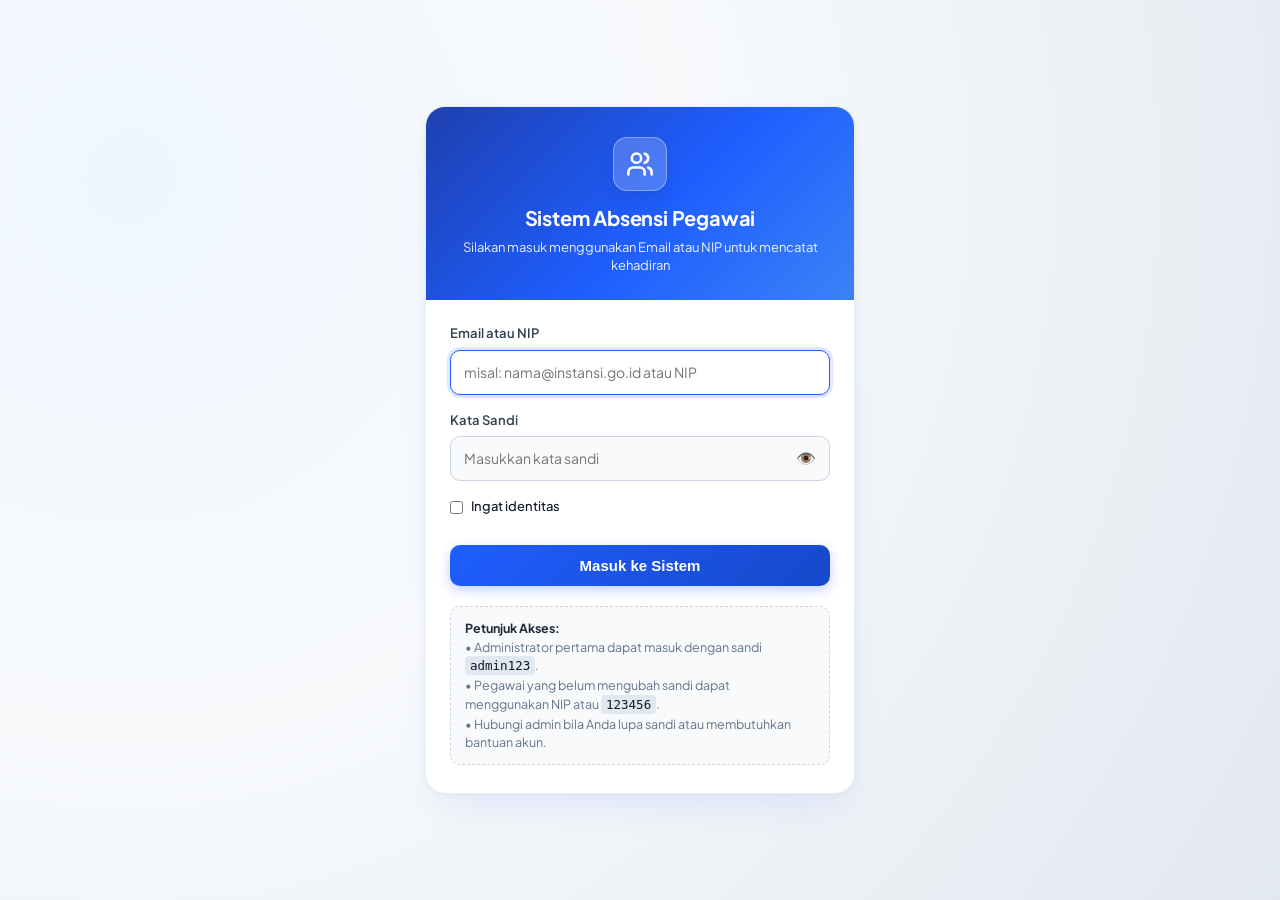
<file: Index.html>
<!DOCTYPE html>
<html lang="id">
<head>
  <meta charset="utf-8">
  <meta name="viewport" content="width=device-width, initial-scale=1">
  <title>Sistem Absensi Pegawai</title>
  <link rel="stylesheet" href="style.css">
</head>
<body>
  <div id="app"><div class="splash">Memuat aplikasi…</div></div>
  <div id="toast" role="status" aria-live="polite"></div>
  <script src="app.js"></script>
</body>
</html>
</file>
<file: style.css>
@import url('https://fonts.googleapis.com/css2?family=Plus+Jakarta+Sans:wght@400;500;600;700&display=swap');

:root {
  --bg: #f4f6fb;
  --card: #ffffff;
  --ink: #111827;
  --mut: #64748b;
  --line: #e2e8f0;
  --pri: #1f5eff;
  --pri-d: #1648c9;
  --pri-l: #eff4ff;
  --ok: #0d9488;
  --ok-l: #f0fdf4;
  --warn: #d97706;
  --warn-l: #fffbeb;
  --err: #dc2626;
  --err-l: #fef2f2;
  --r: 14px;
}

* { box-sizing: border-box; }
body {
  margin: 0;
  font: 14.5px/1.5 'Plus Jakarta Sans', system-ui, -apple-system, BlinkMacSystemFont, "Segoe UI", Roboto, sans-serif;
  background: var(--bg);
  color: var(--ink);
  -webkit-font-smoothing: antialiased;
}

.splash { padding: 90px 16px; text-align: center; color: var(--mut); font-weight: 500; }

/* ---------- HEADER & NAV ---------- */
header.top {
  background: var(--card);
  border-bottom: 1px solid var(--line);
  padding: 12px 20px;
  display: flex;
  justify-content: space-between;
  align-items: center;
  gap: 12px;
  position: sticky;
  top: 0;
  z-index: 10;
  box-shadow: 0 1px 3px rgba(0,0,0,0.03);
}
header.top b { font-size: 16px; font-weight: 700; color: #0f172a; }
header.top small { color: var(--mut); font-size: 12.5px; margin-top: 1px; display: block; }
.header-actions { display: flex; align-items: center; gap: 8px; }

nav {
  display: flex;
  gap: 6px;
  overflow-x: auto;
  background: var(--card);
  border-bottom: 1px solid var(--line);
  padding: 8px 16px;
  position: sticky;
  top: 61px;
  z-index: 9;
}
nav button {
  border: 0;
  background: transparent;
  padding: 7px 14px;
  border-radius: 8px;
  cursor: pointer;
  white-space: nowrap;
  color: var(--mut);
  font: inherit;
  font-weight: 500;
  font-size: 13.5px;
  transition: all 0.15s ease;
}
nav button:hover { background: #f1f5f9; color: var(--ink); }
nav button.on { background: #e8eefc; color: var(--pri-d); font-weight: 600; }

main { max-width: 1100px; margin: 0 auto; padding: 20px 16px; }

/* ---------- CARD & GRID ---------- */
.card {
  background: var(--card);
  border: 1px solid var(--line);
  border-radius: var(--r);
  padding: 20px;
  margin-bottom: 16px;
  box-shadow: 0 1px 3px rgba(0,0,0,0.02);
}
.card h3 { margin: 0 0 12px; font-size: 16px; font-weight: 700; color: #0f172a; }
.grid { display: grid; gap: 14px; grid-template-columns: repeat(auto-fit, minmax(160px, 1fr)); }
.stat {
  background: var(--card);
  border: 1px solid var(--line);
  border-radius: var(--r);
  padding: 14px 16px;
}
.stat b { display: block; font-size: 26px; font-weight: 700; color: #0f172a; }
.stat span { color: var(--mut); font-size: 13px; font-weight: 500; }

/* ---------- BUTTONS ---------- */
.btn {
  background: var(--pri);
  color: #fff;
  border: 0;
  border-radius: 10px;
  padding: 9px 16px;
  font: inherit;
  font-weight: 600;
  cursor: pointer;
  display: inline-flex;
  align-items: center;
  justify-content: center;
  gap: 6px;
  transition: all 0.15s ease;
  box-shadow: 0 1px 2px rgba(0,0,0,0.05);
}
.btn:hover { background: var(--pri-d); transform: translateY(-0.5px); }
.btn:active { transform: translateY(0); }
.btn:disabled { opacity: 0.55; cursor: not-allowed; transform: none; box-shadow: none; }
.btn.ghost { background: #f1f5f9; color: #334155; box-shadow: none; }
.btn.ghost:hover { background: #e2e8f0; color: #0f172a; }
.btn.ok { background: var(--ok); }
.btn.ok:hover { background: #0f766e; }
.btn.err { background: var(--err); }
.btn.err:hover { background: #b91c1c; }
.btn.sm { padding: 5px 11px; font-size: 13px; border-radius: 8px; font-weight: 500; }

/* ---------- FORMS ---------- */
.row { display: flex; gap: 10px; flex-wrap: wrap; align-items: flex-end; }
.row.end { justify-content: flex-end; margin-top: 14px; }
label { display: block; font-size: 13px; font-weight: 600; color: #475569; margin-bottom: 8px; }
label.chk { display: flex; gap: 8px; align-items: center; color: var(--ink); cursor: pointer; font-weight: 500; }
input, select, textarea {
  width: 100%;
  padding: 9px 12px;
  border: 1px solid var(--line);
  border-radius: 9px;
  font: inherit;
  background: #fff;
  color: var(--ink);
  margin-top: 4px;
  transition: border-color 0.15s, box-shadow 0.15s;
}
input:focus, select:focus, textarea:focus {
  outline: none;
  border-color: var(--pri);
  box-shadow: 0 0 0 3px rgba(31, 94, 255, 0.12);
}
input[type=checkbox] { width: auto; margin: 0; }
.row > label { flex: 1 1 150px; margin-bottom: 0; }

/* ---------- TABLES ---------- */
.tw { overflow-x: auto; border-radius: 10px; border: 1px solid var(--line); }
table { width: 100%; border-collapse: collapse; font-size: 13.5px; }
th, td { text-align: left; padding: 10px 12px; border-bottom: 1px solid var(--line); white-space: nowrap; }
th { background: #f8fafc; color: #475569; font-weight: 600; font-size: 13px; }
tr:last-child td { border-bottom: none; }
tr:hover td { background: #f8fafc; }

.muted { color: var(--mut); }
.pill { display: inline-block; padding: 3px 9px; border-radius: 99px; font-size: 12px; font-weight: 600; background: #eef1f8; }
.pill.ok { background: #dcfce7; color: #15803d; }
.pill.warn { background: #fef3c7; color: #b45309; }
.pill.err { background: #fee2e2; color: #b91c1c; }
.big { font-size: 30px; font-weight: 700; letter-spacing: -0.02em; }

.loc { padding: 12px 14px; border-radius: 10px; background: #f1f5f9; margin: 12px 0; font-size: 13.5px; }
.loc.ok { background: #ecfdf5; border: 1px solid #a7f3d0; }
.loc.bad { background: #fef2f2; border: 1px solid #fecaca; }

.pager { display: flex; gap: 8px; align-items: center; justify-content: flex-end; margin-top: 14px; }
.bars { display: flex; align-items: flex-end; gap: 4px; height: 90px; }
.bars div { flex: 1; background: var(--pri); border-radius: 4px 4px 0 0; min-height: 2px; position: relative; }
.bars small { position: absolute; bottom: -18px; left: 0; right: 0; text-align: center; font-size: 10px; color: var(--mut); }

/* ---------- MODAL ---------- */
.modal {
  position: fixed;
  inset: 0;
  background: rgba(15, 23, 42, 0.55);
  backdrop-filter: blur(2px);
  display: flex;
  align-items: center;
  justify-content: center;
  padding: 16px;
  z-index: 50;
  animation: fadeIn 0.15s ease-out;
}
.mbox {
  background: #fff;
  border-radius: 16px;
  padding: 22px;
  width: 100%;
  max-width: 560px;
  max-height: 92vh;
  overflow: auto;
  box-shadow: 0 20px 25px -5px rgba(0, 0, 0, 0.15), 0 8px 10px -6px rgba(0, 0, 0, 0.1);
}
.mbox h3 { margin: 0 0 14px; font-size: 17px; font-weight: 700; }

/* ---------- TOAST ---------- */
#toast { position: fixed; left: 50%; bottom: 24px; transform: translateX(-50%); z-index: 60; display: flex; flex-direction: column; gap: 8px; align-items: center; }
#toast div { background: #1e293b; color: #fff; padding: 10px 18px; border-radius: 10px; max-width: 90vw; font-weight: 500; font-size: 14px; box-shadow: 0 10px 15px -3px rgba(0,0,0,0.2); animation: toastIn 0.2s ease-out; }
#toast div.err { background: #dc2626; }
#toast div.ok { background: #059669; }

.err-screen { max-width: 480px; margin: 70px auto; padding: 0 16px; text-align: center; }

/* ---------- HALAMAN LOGIN ---------- */
.login-wrap {
  min-height: 100vh;
  display: flex;
  align-items: center;
  justify-content: center;
  padding: 24px 16px;
  background: radial-gradient(circle at 10% 20%, #eff6ff 0%, #f8fafc 40%, #e2e8f0 100%);
}
.login-card {
  width: 100%;
  max-width: 430px;
  background: #ffffff;
  border-radius: 20px;
  box-shadow: 0 20px 40px -15px rgba(31, 94, 255, 0.12), 0 0 10px rgba(0,0,0,0.03);
  border: 1px solid rgba(226, 232, 240, 0.8);
  overflow: hidden;
  animation: fadeIn 0.25s ease-out;
}
.login-header {
  background: linear-gradient(135deg, #1e40af 0%, #1f5eff 55%, #3b82f6 100%);
  color: #ffffff;
  padding: 30px 24px 26px;
  text-align: center;
  position: relative;
}
.login-badge {
  width: 54px;
  height: 54px;
  margin: 0 auto 12px;
  background: rgba(255, 255, 255, 0.2);
  backdrop-filter: blur(6px);
  border: 1px solid rgba(255, 255, 255, 0.35);
  border-radius: 14px;
  display: flex;
  align-items: center;
  justify-content: center;
  box-shadow: 0 8px 16px rgba(0,0,0,0.08);
}
.login-title {
  margin: 0 0 5px;
  font-size: 20px;
  font-weight: 700;
  letter-spacing: -0.01em;
}
.login-desc {
  margin: 0;
  font-size: 13px;
  color: rgba(255, 255, 255, 0.9);
  line-height: 1.4;
}
.login-body {
  padding: 24px 24px 28px;
}
.login-err {
  background: #fef2f2;
  border: 1px solid #fecaca;
  color: #b91c1c;
  padding: 10px 14px;
  border-radius: 10px;
  font-size: 13.5px;
  margin-bottom: 18px;
  display: none;
  align-items: center;
  gap: 8px;
  animation: shake 0.25s ease-in-out;
}
.field-box {
  margin-bottom: 16px;
}
.field-box label {
  display: block;
  font-size: 13px;
  font-weight: 600;
  color: #334155;
  margin-bottom: 6px;
}
.input-wrap {
  position: relative;
  display: flex;
  align-items: center;
}
.input-wrap input {
  margin-top: 0;
  padding: 11px 40px 11px 13px;
  border: 1.5px solid #cbd5e1;
  border-radius: 10px;
  font-size: 14px;
  background: #f8fafc;
  transition: all 0.2s;
}
.input-wrap input:focus {
  background: #fff;
  border-color: var(--pri);
  box-shadow: 0 0 0 3px rgba(31, 94, 255, 0.15);
}
.pwd-toggle {
  position: absolute;
  right: 6px;
  top: 50%;
  transform: translateY(-50%);
  background: transparent;
  border: none;
  color: #64748b;
  cursor: pointer;
  padding: 6px 8px;
  font-size: 16px;
  line-height: 1;
  border-radius: 6px;
}
.pwd-toggle:hover { color: #0f172a; }
.login-meta {
  display: flex;
  justify-content: space-between;
  align-items: center;
  margin: 12px 0 20px;
  font-size: 13px;
}
.login-btn {
  width: 100%;
  padding: 12px 16px;
  background: linear-gradient(135deg, #1f5eff, #1648c9);
  color: #fff;
  border: none;
  border-radius: 10px;
  font-size: 15px;
  font-weight: 700;
  cursor: pointer;
  box-shadow: 0 4px 12px rgba(31, 94, 255, 0.28);
  transition: all 0.2s;
}
.login-btn:hover:not(:disabled) {
  box-shadow: 0 6px 18px rgba(31, 94, 255, 0.38);
  transform: translateY(-1px);
}
.login-btn:disabled {
  opacity: 0.65;
  cursor: not-allowed;
  transform: none;
}
.login-info {
  margin-top: 20px;
  padding: 12px 14px;
  background: #f8fafc;
  border: 1px dashed #cbd5e1;
  border-radius: 10px;
  font-size: 12.5px;
  color: #64748b;
  line-height: 1.5;
}
.login-info strong { color: #1e293b; }
.login-info code { background: #e2e8f0; padding: 2px 5px; border-radius: 4px; font-family: monospace; color: #0f172a; }

/* ---------- ANIMATIONS ---------- */
@keyframes fadeIn {
  from { opacity: 0; transform: translateY(6px); }
  to { opacity: 1; transform: translateY(0); }
}
@keyframes toastIn {
  from { opacity: 0; transform: translateY(10px); }
  to { opacity: 1; transform: translateY(0); }
}
@keyframes shake {
  0%, 100% { transform: translateX(0); }
  25% { transform: translateX(-4px); }
  75% { transform: translateX(4px); }
}

@media (max-width: 600px) {
  header.top { padding: 10px 14px; }
  nav { top: 57px; padding: 6px 10px; }
  main { padding: 12px; }
  .big { font-size: 24px; }
  .login-card { border-radius: 16px; }
}
</file>
